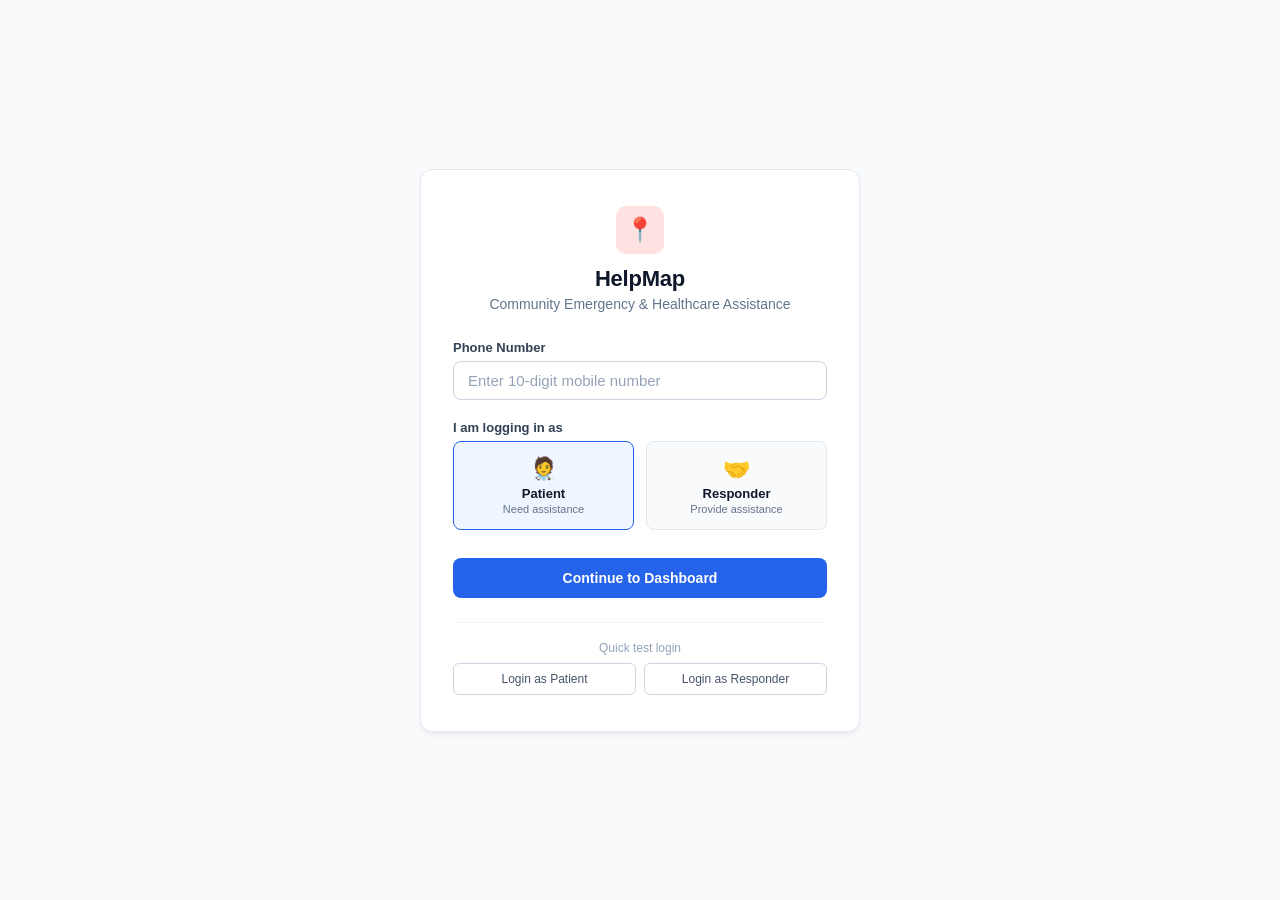
<file: index.html>
<!DOCTYPE html>
<html lang="en">
<head>
    <meta charset="UTF-8">
    <meta name="viewport" content="width=device-width, initial-scale=1.0">
    <title>HelpMap — Login</title>
    <link rel="stylesheet" href="style.css">
</head>
<body>

    <main class="login-container">
        <header class="login-header">
            <div class="logo-symbol">📍</div>
            <h1>HelpMap</h1>
            <p>Community Emergency & Healthcare Assistance</p>
        </header>

        <form id="loginForm" onsubmit="handleLogin(event)">
            <div class="form-group">
                <label for="phone">Phone Number</label>
                <input 
                    type="tel" 
                    id="phone" 
                    class="input-field" 
                    placeholder="Enter 10-digit mobile number" 
                    maxlength="10" 
                    required 
                    autocomplete="tel"
                />
            </div>

            <div class="form-group">
                <label>I am logging in as</label>
                <div class="role-options">
                    <div class="role-card active" id="rolePatient" onclick="selectRole('patient')">
                        <div class="role-icon">🧑‍⚕️</div>
                        <div class="role-title">Patient</div>
                        <div class="role-desc">Need assistance</div>
                    </div>
                    <div class="role-card" id="roleHelper" onclick="selectRole('helper')">
                        <div class="role-icon">🤝</div>
                        <div class="role-title">Responder</div>
                        <div class="role-desc">Provide assistance</div>
                    </div>
                </div>
            </div>

            <button type="submit" class="btn-primary" id="loginBtn">Continue to Dashboard</button>
        </form>

        <div class="demo-buttons">
            <div class="demo-label">Quick test login</div>
            <div class="demo-btn-group">
                <button type="button" class="btn-secondary" onclick="quickLogin('patient')">Login as Patient</button>
                <button type="button" class="btn-secondary" onclick="quickLogin('helper')">Login as Responder</button>
            </div>
        </div>
    </main>

    <script>
        let selectedRole = 'patient';

        function selectRole(role) {
            selectedRole = role;
            document.getElementById('rolePatient').classList.toggle('active', role === 'patient');
            document.getElementById('roleHelper').classList.toggle('active', role === 'helper');
        }

        function handleLogin(event) {
            event.preventDefault();
            const phone = document.getElementById("phone").value.trim().replace(/\D/g, "");

            if (phone.length !== 10) {
                alert("Please enter a valid 10-digit phone number");
                return;
            }

            localStorage.setItem("phone", phone);
            localStorage.setItem("userRole", selectedRole);
            localStorage.setItem("userName", selectedRole === 'patient' ? "Ramesh Kumar" : "Dr. Arvind");

            if (selectedRole === 'patient') {
                window.location.href = "patient.html";
            } else {
                window.location.href = "helper.html";
            }
        }

        function quickLogin(role) {
            selectRole(role);
            const samplePhone = role === 'patient' ? "9876543210" : "9812345678";
            document.getElementById("phone").value = samplePhone;
            localStorage.setItem("phone", samplePhone);
            localStorage.setItem("userRole", role);
            localStorage.setItem("userName", role === 'patient' ? "Ramesh Kumar" : "Dr. Arvind");

            if (role === 'patient') {
                window.location.href = "patient.html";
            } else {
                window.location.href = "helper.html";
            }
        }

        // Silent GPS detection with clean fallback coordinates (no nagging alerts)
        document.addEventListener("DOMContentLoaded", () => {
            const phoneInput = document.getElementById("phone");
            phoneInput.addEventListener("input", function() {
                this.value = this.value.replace(/[^0-9]/g, "");
            });

            const savedPhone = localStorage.getItem("phone");
            if (savedPhone) phoneInput.value = savedPhone;

            if (navigator.geolocation) {
                navigator.geolocation.getCurrentPosition(
                    (pos) => {
                        localStorage.setItem("userCoords", JSON.stringify({
                            lat: pos.coords.latitude,
                            lng: pos.coords.longitude
                        }));
                    },
                    () => {
                        localStorage.setItem("userCoords", JSON.stringify({
                            lat: 13.0827,
                            lng: 80.2707
                        }));
                    },
                    { timeout: 3000, enableHighAccuracy: true }
                );
            }
        });
    </script>
</body>
</html>
</file>
<file: style.css>
/* Clean, Minimalist, Human-Designed Web Stylesheet */
* {
    margin: 0;
    padding: 0;
    box-sizing: border-box;
    font-family: -apple-system, BlinkMacSystemFont, "Segoe UI", Roboto, "Helvetica Neue", Arial, sans-serif;
}

body {
    background-color: #f8fafc;
    color: #1e293b;
    min-height: 100vh;
    display: flex;
    justify-content: center;
    align-items: center;
    padding: 20px;
}

.login-container {
    width: 100%;
    max-width: 440px;
    background: #ffffff;
    border: 1px solid #e2e8f0;
    border-radius: 12px;
    padding: 36px 32px;
    box-shadow: 0 4px 6px -1px rgba(0, 0, 0, 0.05), 0 2px 4px -2px rgba(0, 0, 0, 0.05);
}

.login-header {
    text-align: center;
    margin-bottom: 28px;
}

.logo-symbol {
    width: 48px;
    height: 48px;
    background-color: #fee2e2;
    color: #dc2626;
    border-radius: 10px;
    display: inline-flex;
    align-items: center;
    justify-content: center;
    font-size: 24px;
    margin-bottom: 12px;
}

.login-header h1 {
    font-size: 22px;
    font-weight: 700;
    color: #0f172a;
    letter-spacing: -0.01em;
}

.login-header p {
    font-size: 14px;
    color: #64748b;
    margin-top: 4px;
}

.form-group {
    margin-bottom: 20px;
}

.form-group label {
    display: block;
    font-size: 13px;
    font-weight: 600;
    color: #334155;
    margin-bottom: 6px;
}

.input-field {
    width: 100%;
    padding: 10px 14px;
    background: #ffffff;
    border: 1px solid #cbd5e1;
    border-radius: 8px;
    font-size: 15px;
    color: #0f172a;
    outline: none;
    transition: border-color 0.15s ease, box-shadow 0.15s ease;
}

.input-field:focus {
    border-color: #2563eb;
    box-shadow: 0 0 0 3px rgba(37, 99, 235, 0.15);
}

.input-field::placeholder {
    color: #94a3b8;
}

/* Role Choice Cards */
.role-options {
    display: grid;
    grid-template-columns: 1fr 1fr;
    gap: 12px;
    margin-top: 6px;
}

.role-card {
    border: 1.5px solid #e2e8f0;
    background: #f8fafc;
    border-radius: 8px;
    padding: 14px 12px;
    text-align: center;
    cursor: pointer;
    transition: all 0.15s ease;
}

.role-card:hover {
    border-color: #cbd5e1;
    background: #f1f5f9;
}

.role-card.active {
    border-color: #2563eb;
    background: #eff6ff;
}

.role-icon {
    font-size: 22px;
    margin-bottom: 4px;
}

.role-title {
    font-size: 13px;
    font-weight: 600;
    color: #0f172a;
}

.role-desc {
    font-size: 11px;
    color: #64748b;
    margin-top: 2px;
}

/* Action Buttons */
.btn-primary {
    width: 100%;
    padding: 12px;
    border-radius: 8px;
    border: none;
    background: #2563eb;
    color: #ffffff;
    font-size: 14px;
    font-weight: 600;
    cursor: pointer;
    transition: background-color 0.15s ease;
    margin-top: 8px;
}

.btn-primary:hover {
    background: #1d4ed8;
}

.demo-buttons {
    margin-top: 24px;
    padding-top: 18px;
    border-top: 1px solid #f1f5f9;
    text-align: center;
}

.demo-label {
    font-size: 12px;
    color: #94a3b8;
    margin-bottom: 8px;
}

.demo-btn-group {
    display: flex;
    gap: 8px;
}

.btn-secondary {
    flex: 1;
    padding: 8px 12px;
    background: #ffffff;
    border: 1px solid #cbd5e1;
    border-radius: 6px;
    color: #475569;
    font-size: 12px;
    font-weight: 500;
    cursor: pointer;
    transition: all 0.15s ease;
}

.btn-secondary:hover {
    background: #f8fafc;
    color: #1e293b;
    border-color: #94a3b8;
}
</file>
